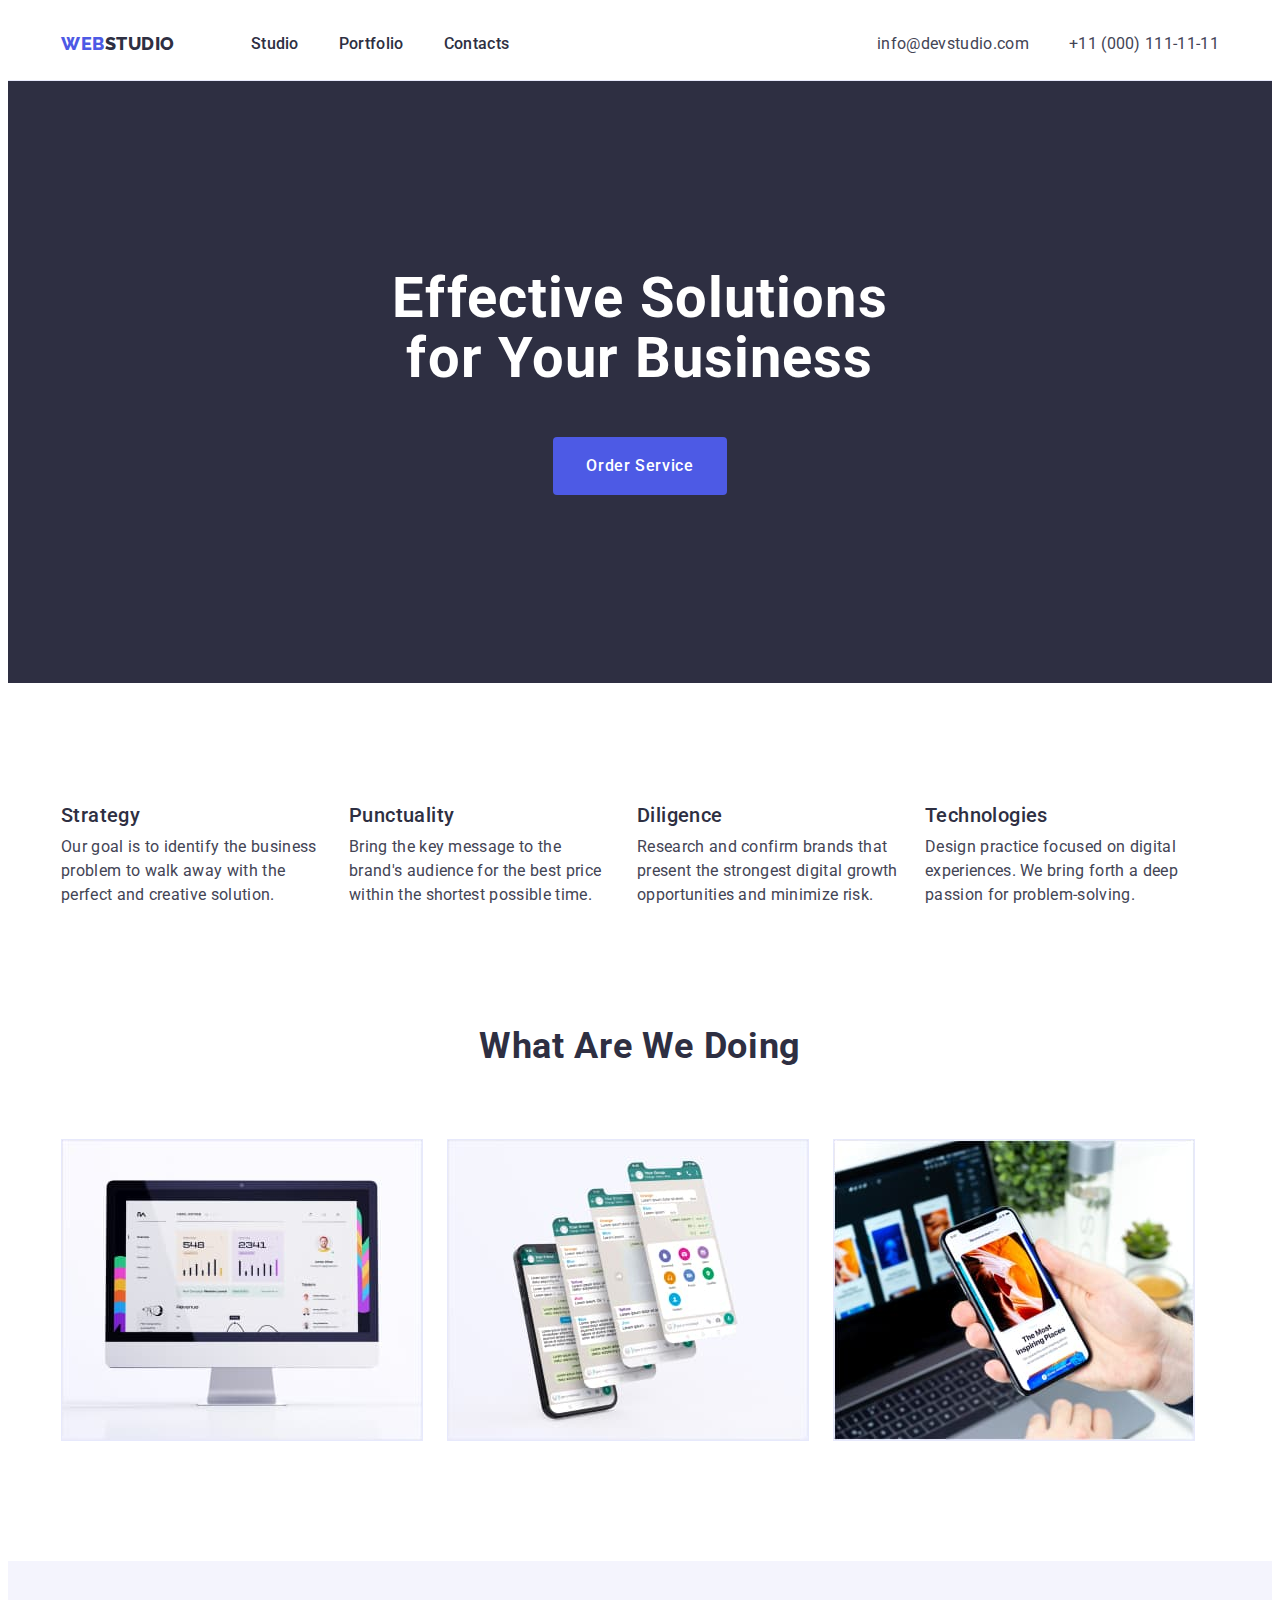
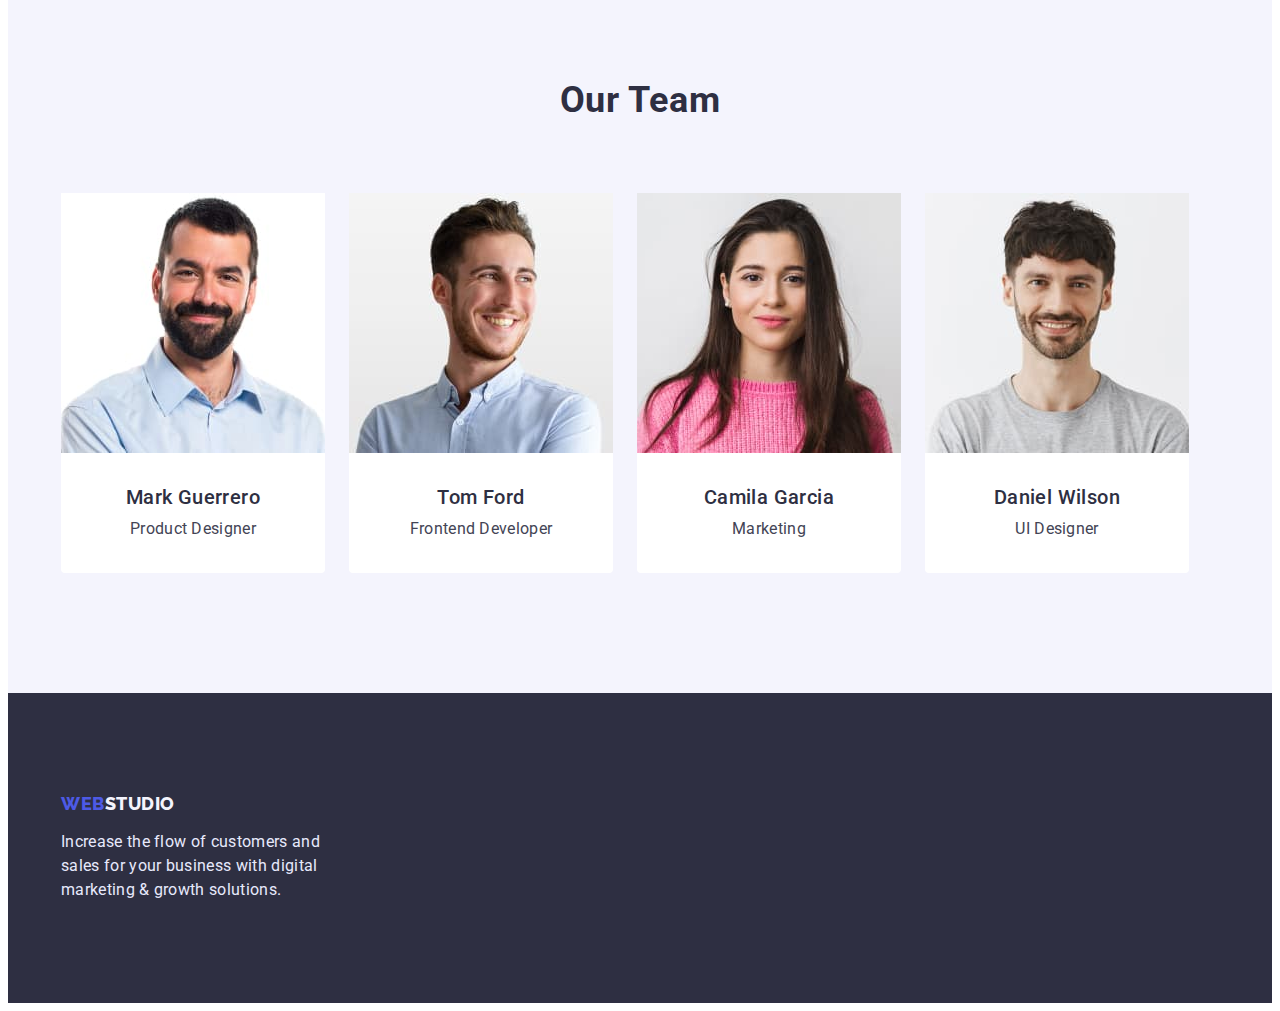
<file: index.html>
<!DOCTYPE html>
<html lang="en">
  <head>
    <meta charset="UTF-8" />
    <meta http-equiv="X-UA-Compatible" content="IE=edge" />
    <meta name="viewport" content="width=device-width, initial-scale=1.0" />
    <title>Studio</title>
    <link rel="preconnect" href="https://fonts.googleapis.com" />
    <link rel="preconnect" href="https://fonts.gstatic.com" crossorigin />
    <link
      href="https://fonts.googleapis.com/css2?family=Raleway:wght@800&family=Roboto:wght@400;500;700;900&display=swap"
      rel="stylesheet"
    />
    <link
      rel="stylesheet"
      href="https://cdnjs.cloudflare.com/ajax/libs/modern-normalize/1.1.0/modern-normalize.min.css"
      integrity="sha512-wpPYUAdjBVSE4KJnH1VR1HeZfpl1ub8YT/NKx4PuQ5NmX2tKuGu6U/JRp5y+Y8XG2tV+wKQpNHVUX03MfMFn9Q=="
      crossorigin="anonymous"
      referrerpolicy="no-referrer"
    />
    <link rel="stylesheet" href="./css/styles.css" />
  </head>
  <body>
    <!-- Шапка сторінки -->
    <header class="header">
      <div class="header-container container">
        <nav class="nav">
          <a href="./index.html" class="logo link"
            >Web<span class="studio">Studio</span></a
          >

          <ul class="nav-list list">
            <li class="item"><a href="./index.html" class="link">Studio</a></li>
            <li class="item">
              <a href="./portfolio.html" class="link">Portfolio</a>
            </li>
            <li class="item"><a href="" class="link">Contacts</a></li>
          </ul>
        </nav>

        <address class="contacts">
          <ul class="contacts-list list">
            <li class="item">
              <a href="mailto:info@devstudio.com" class="link"
                >info@devstudio.com</a
              >
            </li>
            <li class="item">
              <a href="tel:+110001111111" class="link">+11 (000) 111-11-11</a>
            </li>
          </ul>
        </address>
      </div>
    </header>
    <main>
      <!-- Герой -->
      <section class="hero">
        <div class="container">
          <h1 class="hero-title">Effective Solutions for Your Business</h1>
          <button type="button" class="hero-btn">Order Service</button>
        </div>
      </section>

      <!-- Функції -->
      <section class="section-features section">
        <div class="container">
          <h2 class="visually-hidden">Features</h2>
          <ul class="features-list list">
            <li class="item">
              <h3 class="list-title">Strategy</h3>
              <p class="list-text">
                Our goal is to identify the business problem to walk away with
                the perfect and creative solution.
              </p>
            </li>
            <li class="item">
              <h3 class="list-title">Punctuality</h3>
              <p class="list-text">
                Bring the key message to the brand's audience for the best price
                within the shortest possible time.
              </p>
            </li>
            <li class="item">
              <h3 class="list-title">Diligence</h3>
              <p class="list-text">
                Research and confirm brands that present the strongest digital
                growth opportunities and minimize risk.
              </p>
            </li>
            <li class="item">
              <h3 class="list-title">Technologies</h3>
              <p class="list-text">
                Design practice focused on digital experiences. We bring forth a
                deep passion for problem-solving.
              </p>
            </li>
          </ul>
        </div>
      </section>

      <!-- Що ми робимо -->
      <section class="our-specialty section">
        <div class="container">
          <h2 class="section-title">What are we doing</h2>
          <ul class="our-specialty-list list">
            <li class="item">
              <img src="./images/img-pc.jpg" alt="pc" width="360" class="img" />
            </li>
            <li class="item">
              <img
                src="./images/img-phone.jpg"
                alt="phone"
                width="360"
                class="img"
              />
            </li>
            <li class="item">
              <img
                src="./images/img-notebook.jpg"
                alt="notebook"
                width="360"
                class="img"
              />
            </li>
          </ul>
        </div>
      </section>

      <!-- Наша команда -->
      <section class="team section">
        <div class="container">
          <h2 class="section-title">Our Team</h2>
          <ul class="team-list list">
            <li class="team-list-item">
              <img
                src="./images/mark.jpg"
                alt="Employee"
                width="264"
                class="img"
              />
              <div class="card-container">
                <h3 class="list-title">Mark Guerrero</h3>
                <p class="list-text">Product Designer</p>
              </div>
            </li>
            <li class="team-list-item">
              <img
                src="./images/tom.jpg"
                alt="Employee"
                width="264"
                class="img"
              />
              <div class="card-container">
                <h3 class="list-title">Tom Ford</h3>
                <p class="list-text">Frontend Developer</p>
              </div>
            </li>
            <li class="team-list-item">
              <img
                src="./images/camila.jpg"
                alt="Employee"
                width="264"
                class="img"
              />
              <div class="card-container">
                <h3 class="list-title">Camila Garcia</h3>
                <p class="list-text">Marketing</p>
              </div>
            </li>
            <li class="team-list-item">
              <img
                src="./images/daniel.jpg"
                alt="Employee"
                width="264"
                class="img"
              />
              <div class="card-container">
                <h3 class="list-title">Daniel Wilson</h3>
                <p class="list-text">UI Designer</p>
              </div>
            </li>
          </ul>
        </div>
      </section>
    </main>
    <!-- Підвал сторінки -->
    <footer class="footer">
      <div class="container">
        <div class="footer-logo">
          <a href="./index.html" class="logo link"
            >Web<span class="studio-foot">Studio</span></a
          >
          <p class="footer-text">
            Increase the flow of customers and sales for your business with
            digital marketing & growth solutions.
          </p>
        </div>
      </div>
    </footer>
  </body>
</html>
</file>
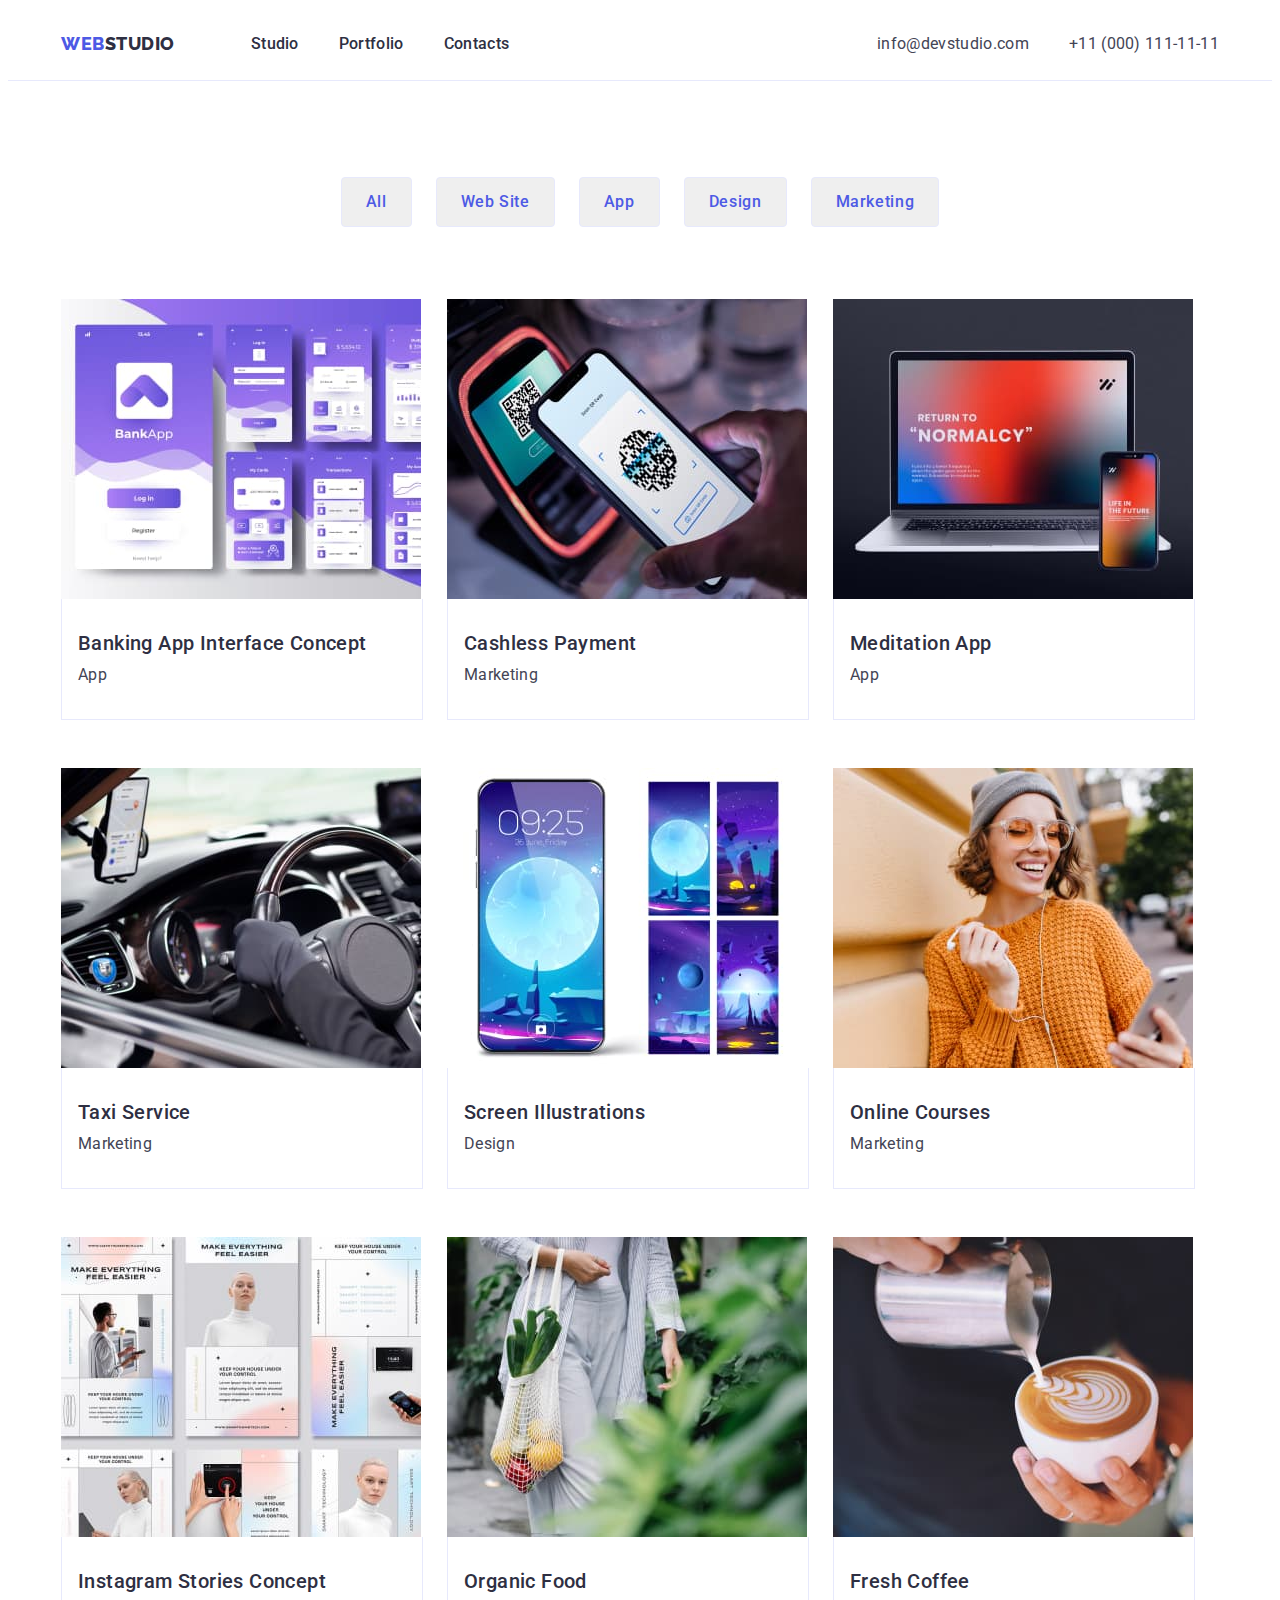
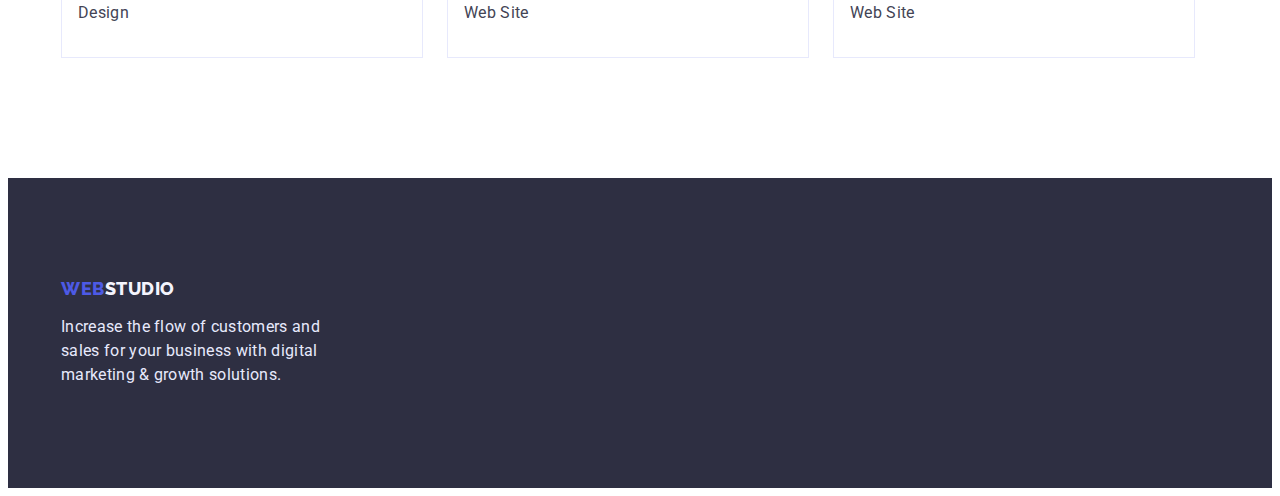
<file: portfolio.html>
<!DOCTYPE html>
<html lang="en">
  <head>
    <meta charset="UTF-8" />
    <meta http-equiv="X-UA-Compatible" content="IE=edge" />
    <meta name="viewport" content="width=device-width, initial-scale=1.0" />
    <title>Portfolio</title>
    <link rel="preconnect" href="https://fonts.googleapis.com" />
    <link rel="preconnect" href="https://fonts.gstatic.com" crossorigin />
    <link
      href="https://fonts.googleapis.com/css2?family=Raleway:wght@800&family=Roboto:wght@400;500;700;900&display=swap"
      rel="stylesheet"
    />
    <link
      rel="stylesheet"
      href="https://cdnjs.cloudflare.com/ajax/libs/modern-normalize/1.1.0/modern-normalize.min.css"
      integrity="sha512-wpPYUAdjBVSE4KJnH1VR1HeZfpl1ub8YT/NKx4PuQ5NmX2tKuGu6U/JRp5y+Y8XG2tV+wKQpNHVUX03MfMFn9Q=="
      crossorigin="anonymous"
      referrerpolicy="no-referrer"
    />
    <link rel="stylesheet" href="./css/styles.css" />
  </head>
  <body>
    <!-- Шапка сторінки -->
    <header class="header">
      <div class="header-container container">
        <nav class="nav">
          <a href="./index.html" class="logo link"
            >Web<span class="studio">Studio</span></a
          >

          <ul class="nav-list list">
            <li class="item"><a href="./index.html" class="link">Studio</a></li>
            <li class="item">
              <a href="./portfolio.html" class="link">Portfolio</a>
            </li>
            <li class="item"><a href="" class="link">Contacts</a></li>
          </ul>
        </nav>

        <address class="contacts">
          <ul class="contacts-list list">
            <li class="item">
              <a href="mailto:info@devstudio.com" class="link"
                >info@devstudio.com</a
              >
            </li>
            <li class="item">
              <a href="tel:+110001111111" class="link">+11 (000) 111-11-11</a>
            </li>
          </ul>
        </address>
      </div>
    </header>
    <!-- Main content -->
    <main>
      <section class="portfolio">
        <div class="container">
          <h1 class="visually-hidden">Our works</h1>
          <ul class="filters-list list">
            <li class="item">
              <button type="button" class="btn-filter">All</button>
            </li>
            <li class="item">
              <button type="button" class="btn-filter">Web Site</button>
            </li>
            <li class="item">
              <button type="button" class="btn-filter">App</button>
            </li>
            <li class="item">
              <button type="button" class="btn-filter">Design</button>
            </li>
            <li class="item">
              <button type="button" class="btn-filter">Marketing</button>
            </li>
          </ul>
          <ul class="portfolio-gallery list">
            <li class="portfolio-card">
              <a href="" class="link">
                <img
                  src="./images/img-8.jpg"
                  alt="Picture of the project"
                  width="360"
                  height="300"
                />
                <div class="card-container">
                  <h2 class="list-title">Banking App Interface Concept</h2>
                  <p class="link-text">App</p>
                </div>
              </a>
            </li>
            <li class="portfolio-card">
              <a href="" class="link">
                <img
                  src="./images/img-7.jpg"
                  alt="Picture of the project"
                  width="360"
                  height="300"
                />
                <div class="card-container">
                  <h2 class="list-title">Cashless Payment</h2>
                  <p class="link-text">Marketing</p>
                </div>
              </a>
            </li>
            <li class="portfolio-card">
              <a href="" class="link">
                <img
                  src="./images/img-6.jpg"
                  alt="Picture of the project"
                  width="360"
                  height="300"
                />
                <div class="card-container">
                  <h2 class="list-title">Meditation App</h2>
                  <p class="link-text">App</p>
                </div>
              </a>
            </li>
            <li class="portfolio-card">
              <a href="" class="link">
                <img
                  src="./images/img-5.jpg"
                  alt="Picture of the project"
                  width="360"
                  height="300"
                />
                <div class="card-container">
                  <h2 class="list-title">Taxi Service</h2>
                  <p class="link-text">Marketing</p>
                </div>
              </a>
            </li>
            <li class="portfolio-card">
              <a href="" class="link">
                <img
                  src="./images/img-4.jpg"
                  alt="Picture of the project"
                  width="360"
                  height="300"
                />
                <div class="card-container">
                  <h2 class="list-title">Screen Illustrations</h2>
                  <p class="link-text">Design</p>
                </div>
              </a>
            </li>
            <li class="portfolio-card">
              <a href="" class="link">
                <img
                  src="./images/img-3.jpg"
                  alt="Picture of the project"
                  width="360"
                  height="300"
                />
                <div class="card-container">
                  <h2 class="list-title">Online Courses</h2>
                  <p class="link-text">Marketing</p>
                </div>
              </a>
            </li>
            <li class="portfolio-card">
              <a href="" class="link">
                <img
                  src="./images/img-2.jpg"
                  alt="Picture of the project"
                  width="360"
                  height="300"
                />
                <div class="card-container">
                  <h2 class="list-title">Instagram Stories Concept</h2>
                  <p class="link-text">Design</p>
                </div>
              </a>
            </li>
            <li class="portfolio-card">
              <a href="" class="link">
                <img
                  src="./images/img-1.jpg"
                  alt="Picture of the project"
                  width="360"
                  height="300"
                />
                <div class="card-container">
                  <h2 class="list-title">Organic Food</h2>
                  <p class="link-text">Web Site</p>
                </div>
              </a>
            </li>
            <li class="portfolio-card">
              <a href="" class="link">
                <img
                  src="./images/img.jpg"
                  alt="Picture of the project"
                  width="360"
                  height="300"
                />
                <div class="card-container">
                  <h2 class="list-title">Fresh Coffee</h2>
                  <p class="link-text">Web Site</p>
                </div>
              </a>
            </li>
          </ul>
        </div>
      </section>
    </main>
    <!-- Підвал сторінки -->
    <footer class="footer">
      <div class="container">
        <div class="footer-logo">
          <a href="./index.html" class="logo link"
            >Web<span class="studio-foot">Studio</span></a
          >
          <p class="footer-text">
            Increase the flow of customers and sales for your business with
            digital marketing & growth solutions.
          </p>
        </div>
      </div>
    </footer>
  </body>
</html>
</file>
<file: css/styles.css>
:root {
  --primary-text-color: #434455;
  --item-text-color: #2e2f42;
  --logo-color-iris: #4d5ae5;
  --button-color-ocean: #404bbf;
  --white: #ffffff;
  --accent-color: #e7e9fc;
  --logo-color-cloud: #f4f4fd;
}
/* /* Кольорова гама */
/* основний колір тексту - #434455 */
/* колір заголовків - #2E2F42 */
/* колір лого - #4D5AE5 */
/* колір панелі кнопок портфоліо - #404BBF */

body {
  font-family: "Roboto", sans-serif;
  color: var(--primary-text-color);
}

h1,
h2,
h3,
p {
  margin: 0;
}

img {
  display: block;
}

.list {
  padding: 0;
  margin: 0;
  list-style: none;
}

.container {
  margin: 0 auto;
  padding: 0 15px;
  width: 1158px;
}

.section {
  padding-top: 120px;
  padding-bottom: 120px;
}

.link {
  text-decoration: none;
}

.section-title {
  font-size: 36px;
  line-height: 1.11;
  margin-bottom: 72px;
  color: var(--item-text-color);
  text-align: center;
  letter-spacing: 0.02em;
  text-transform: capitalize;
}

/* ---------------------------------header-------------------------- */
.header {
  border-bottom: 1px solid var(--accent-color);
}

.header-container {
  display: flex;
  align-items: center;
}

.logo {
  font-family: "Raleway", sans-serif;
  font-weight: 800;
  font-size: 18px;
  line-height: 1.17;
  align-items: center;
  letter-spacing: 0.03em;
  text-transform: uppercase;
  color: var(--logo-color-iris);
}

.studio {
  color: var(--item-text-color);
}

.nav {
  display: flex;
}

.nav .logo {
  display: flex;
}

.nav-list {
  display: flex;
  margin-left: 76px;
}

.nav-list .item + .item {
  margin-left: 40px;
}

.nav-list .link {
  display: block;
  padding-top: 24px;
  padding-bottom: 24px;
}

.nav-list a {
  color: var(--item-text-color);
  font-weight: 500;
  font-size: 16px;
  line-height: 1.5;
  letter-spacing: 0.02em;
}

.nav-list a:hover,
.nav-list a:focus {
  color: var(--button-color-ocean);
}

.contacts {
  display: flex;
  margin-left: auto;
  font-style: normal;
}

.contacts-list {
  display: flex;
}

.contacts-list .link {
  display: block;
  padding-top: 24px;
  padding-bottom: 24px;
}

.contacts-list .item + .item {
  margin-left: 40px;
}

.contacts a {
  font-size: 16px;
  line-height: 1.5;
  color: var(--primary-text-color);
  letter-spacing: 0.02em;
}

.contacts a:hover,
.contacts a:focus {
  color: var(--button-color-ocean);
}

/* -------------------------------Hero--------------------------------- */
.hero {
  text-align: center;
  padding-top: 188px;
  padding-bottom: 188px;
  background-color: var(--item-text-color);
}

.hero-title {
  margin-bottom: 48px;
  margin-left: auto;
  margin-right: auto;
  min-height: 120px;
  width: 496px;
  font-size: 56px;
  line-height: 1.07;
  letter-spacing: 0.02em;
  color: var(--white);
}

.hero-btn {
  font-family: "Roboto", sans-serif;
  font-style: normal;
  font-weight: 500;
  font-size: 16px;
  line-height: 1.5;
  min-width: 169px;
  padding: 16px 32px;
  align-items: center;
  letter-spacing: 0.04em;
  color: var(--white);
  background-color: var(--logo-color-iris);
  border: 1px solid transparent;
  border-radius: 4px;
  cursor: pointer;
}

.hero-btn:hover,
.hero-btn:focus {
  background-color: var(--button-color-ocean);
}

/* -------------------------Sections------------------------------ */
.list-title {
  font-weight: 500;
  font-size: 20px;
  line-height: 1.2;
  margin-bottom: 8px;
  letter-spacing: 0.02em;
  color: var(--item-text-color);
}
/* -------------------------Feature-------------------------- */
.features-list {
  display: flex;
}

.features-list .item {
  width: 264px;
}

.features-list .item + .item {
  margin-left: 24px;
}
/* -------------------------What are we doing------------------------ */
.our-specialty.section {
  padding-top: 0;
}

.our-specialty-list {
  display: flex;
}

.our-specialty-list .item + .item {
  margin-left: 24px;
}

.our-specialty-list .img {
  border: 1px solid var(--accent-color);
}

.list-text {
  font-size: 16px;
  line-height: 1.5;
  letter-spacing: 0.02em;
}
/* ---------------------------Sections Team----------------------------- */
.team {
  text-align: center;
  background-color: var(--logo-color-cloud);
}

.team-list {
  display: flex;
}

.team-list .team-list-item + .team-list-item {
  margin-left: 24px;
}

.team-list-item {
  border-radius: 0px 0px 4px 4px;
  background-color: var(--white);
}

.card-container {
  padding-top: 32px;
  padding-bottom: 32px;
  padding-left: 16px;
  padding-right: 16px;
}
/* -----------------------------Page Portfolio---------------------------- */
.visually-hidden {
  position: absolute;
  width: 1px;
  height: 1px;
  margin: -1px;
  border: 0;
  padding: 0;
  white-space: nowrap;
  clip-path: inset(100%);
  clip: rect(0 0 0 0);
  overflow: hidden;
}

.portfolio {
  padding-top: 96px;
  padding-bottom: 120px;
}

.filters-list {
  display: flex;
  justify-content: center;
}

.filters-list .item + .item {
  margin-left: 24px;
}

.btn-filter {
  font-family: "Roboto", sans-serif;
  font-style: normal;
  font-weight: 500;
  font-size: 16px;
  line-height: 1.5;
  align-items: center;
  text-align: center;
  padding: 12px 24px;
  border: 1px solid var(--accent-color);
  border-radius: 4px;
  letter-spacing: 0.04em;
  color: var(--logo-color-iris);
  cursor: pointer;
}

.btn-filter:hover,
.btn-filter:focus {
  background-color: var(--button-color-ocean);
  color: var(--white);
}

.portfolio-gallery {
  display: flex;
  flex-wrap: wrap;
  margin-top: 72px;
}

.portfolio-card {
  flex-basis: calc(100% / 3 - 24px);
  margin-right: 24px;
  margin-bottom: 48px;
}

.portfolio-card:nth-child(3n) {
  margin-right: 0;
}

.portfolio-card:nth-child(n + 7) {
  margin-bottom: 0;
}

.portfolio-card .card-container {
  border-left: 1px solid var(--accent-color);
  border-bottom: 1px solid var(--accent-color);
  border-right: 1px solid var(--accent-color);
}

.link-text {
  font-size: 16px;
  line-height: 1.5;
  letter-spacing: 0.02em;
  color: var(--primary-text-color);
}

/* ---------------------------------Footer--------------------------- */
.studio-foot {
  color: var(--logo-color-cloud);
}

.footer {
  padding-top: 100px;
  padding-bottom: 100px;
  background-color: var(--item-text-color);
}

.footer-logo {
  width: 264px;
  min-height: 110px;
}

.footer-text {
  margin-top: 16px;
  color: var(--accent-color);
  font-size: 16px;
  line-height: 1.5;
  letter-spacing: 0.02em;
}
</file>
